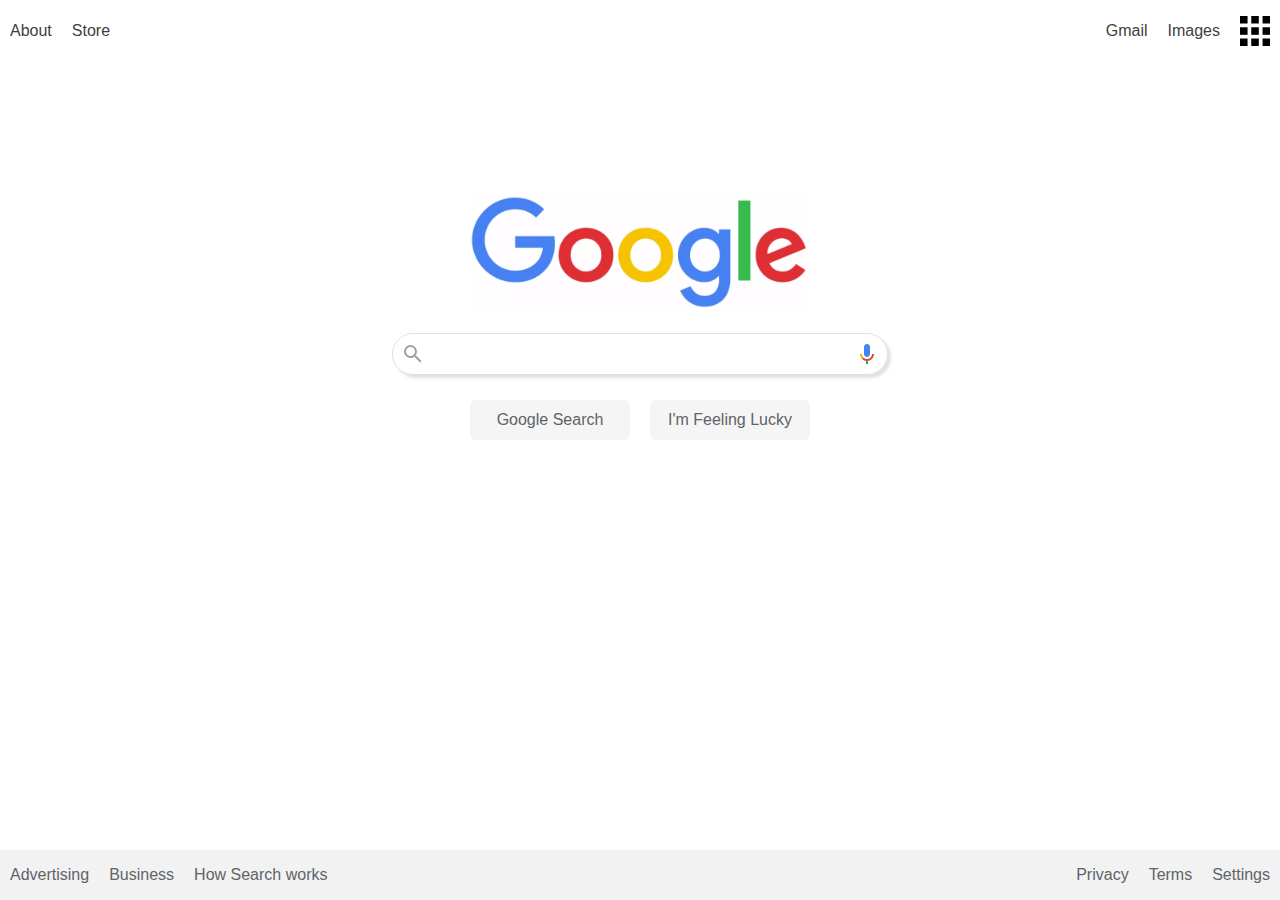
<file: google/index.html>
<!DOCTYPE html>
    <head>
        <meta charset="UTF-8" />
        <title>Google Homepage</title>
        <meta name="viewport" content="width=device-width, height=device-height, initial-scale=1">
        <link rel="stylesheet" href="styles.css">
    </head>
    <body>
        
        <div class="giant">

            <header>
                <div class="header-left">
                    <p>About</p>
                    <p>Store</p>
                </div> 
                <div class="header-right">
                    <p>Gmail</p>
                    <p>Images</p>
                    <p><img width="30px" height="30px" src="./icon-apps.png"></p>
                </div>
            </header>
            
            <div class="center-container">

                <div class="google-logo">
                    <img src="./logo.png">
                </div>

                <div class="search-bar">
                    <div class="icon-left">
                        <svg focusable="false" width="24px" height="24px" xmlns="http://www.w3.org/2000/svg" viewBox="0 0 24 24">
                            <path fill="#9AA0A6"
                                d="M15.5 14h-.79l-.28-.27A6.471 6.471 0 0 0 16 9.5 6.5 6.5 0 1 0 9.5 16c1.61 0 3.09-.59 4.23-1.57l.27.28v.79l5 4.99L20.49 19l-4.99-5zm-6 0C7.01 14 5 11.99 5 9.5S7.01 5 9.5 5 14 7.01 14 9.5 11.99 14 9.5 14z">
                            </path>
                        </svg>
                    </div>
                    <div class="icon-right">
                        <img width="24px" height="24px" src="./icon-mic.png">
                    </div>
                </div>

                <div class="buttons">
                    <div class="button-left">
                        <p>Google Search</p>
                    </div>
                    <div class="button-right">
                        <p>I'm Feeling Lucky</p>
                    </div>
                </div>

            </div>

            <footer>
                <div class="footer-left">
                    <p>Advertising</p>
                    <p>Business</p>
                    <p>How Search works</p>
                </div>
                <div class="footer-right">
                    <p>Privacy</p>
                    <p>Terms</p>
                    <p>Settings</p>
                </div>
            </footer>

        </div>
        
    </body>
</html>
</file>
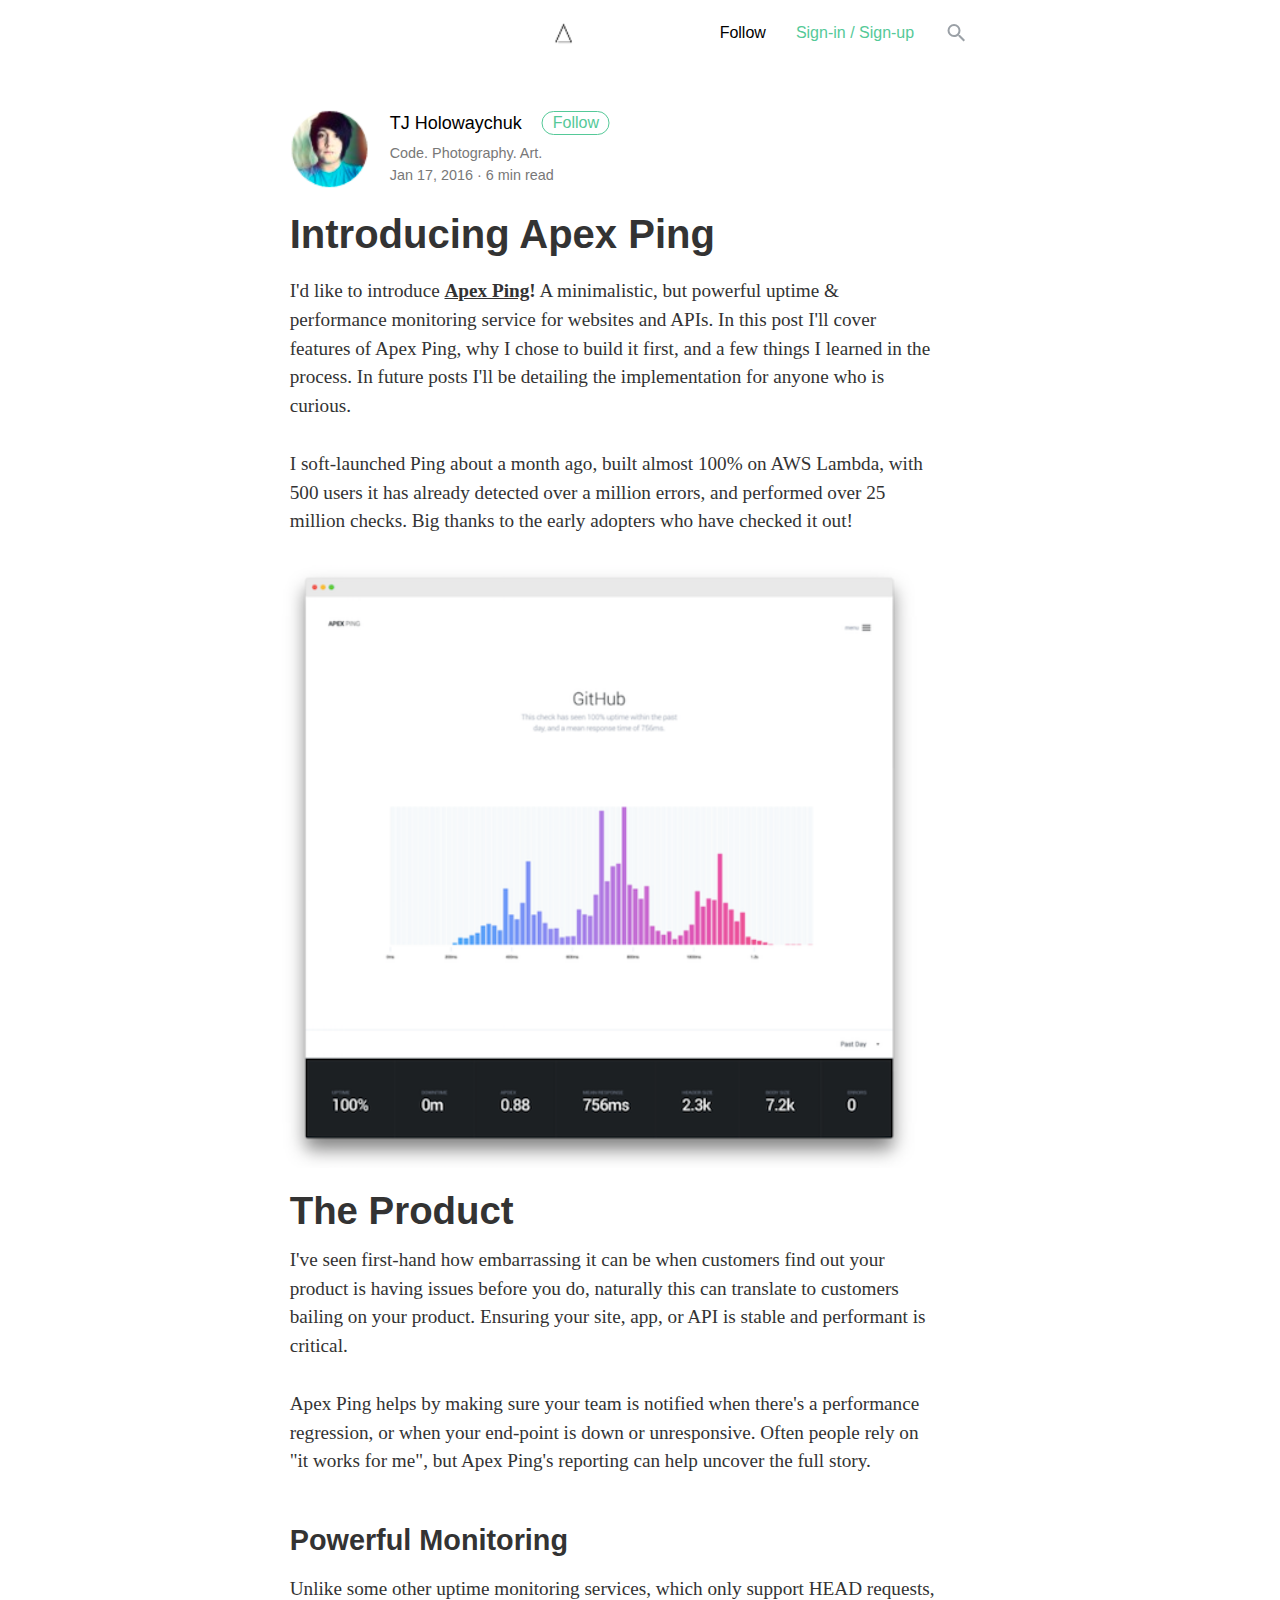
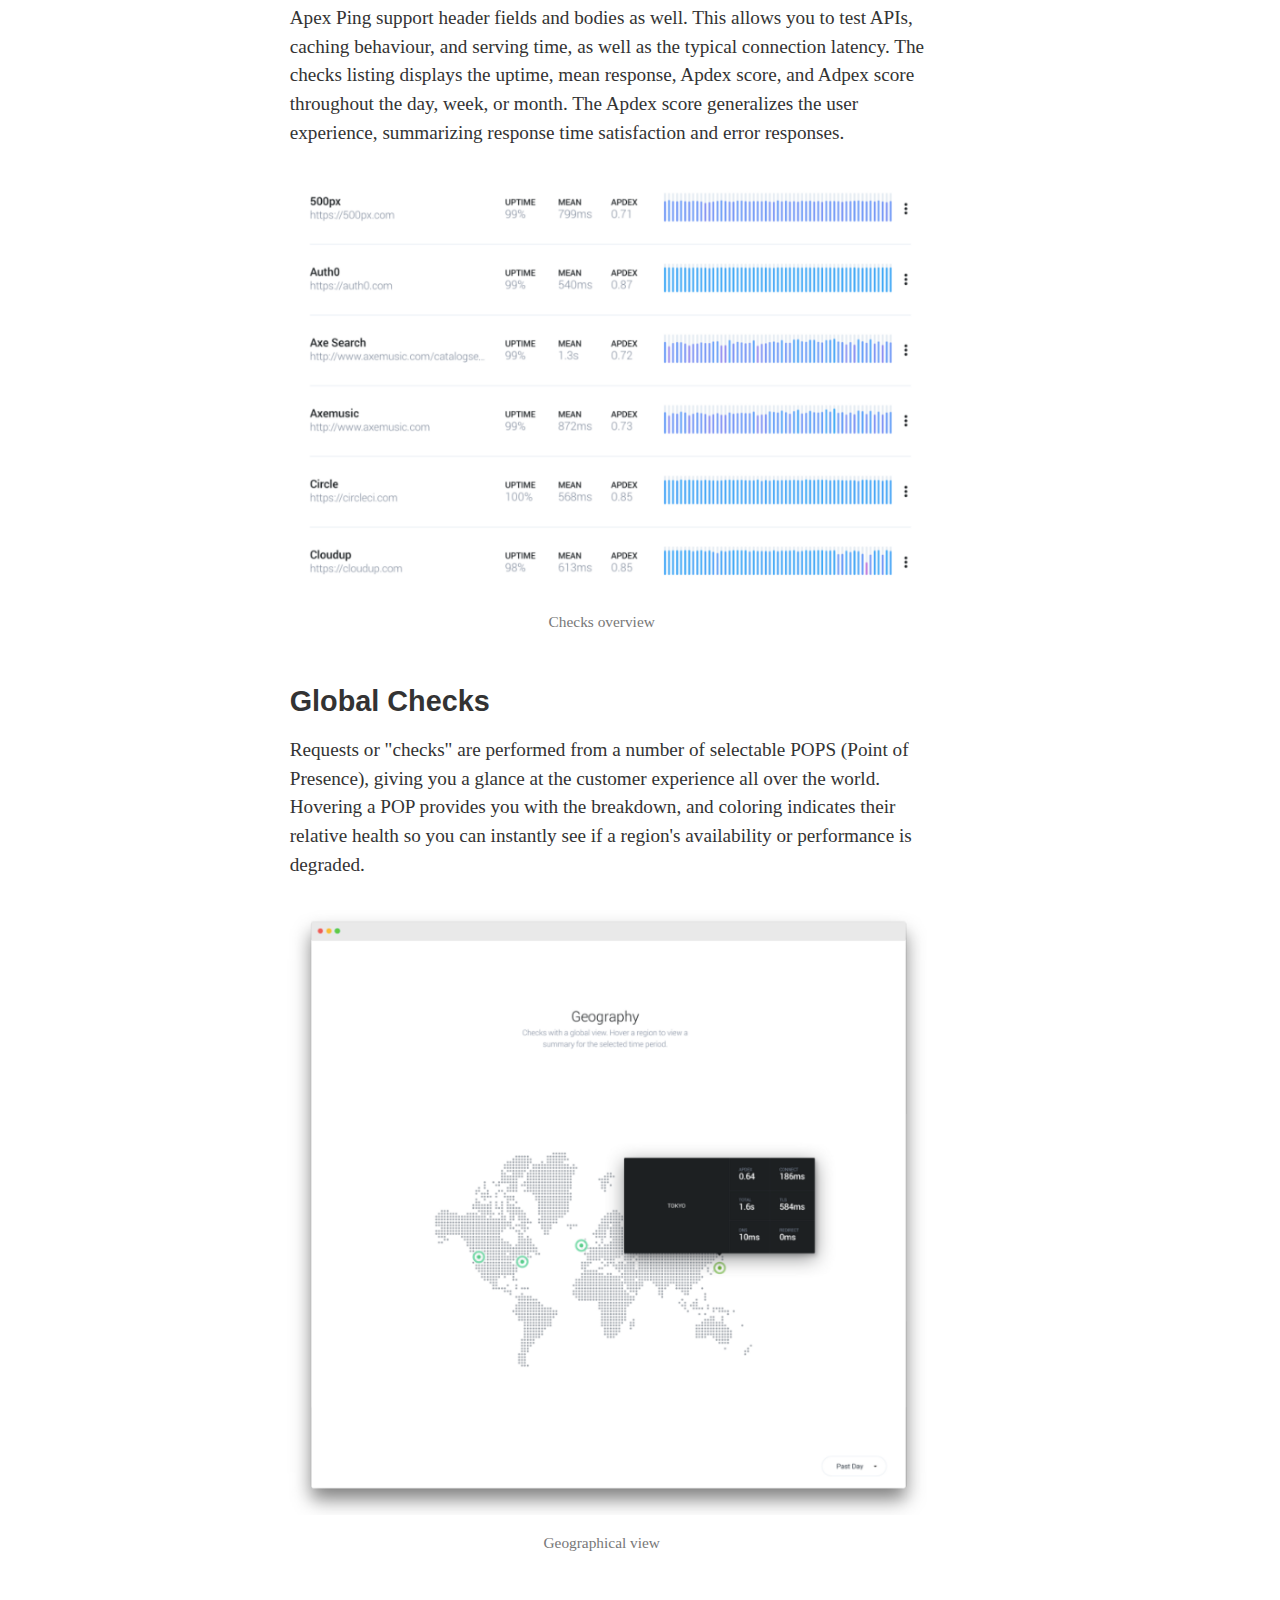
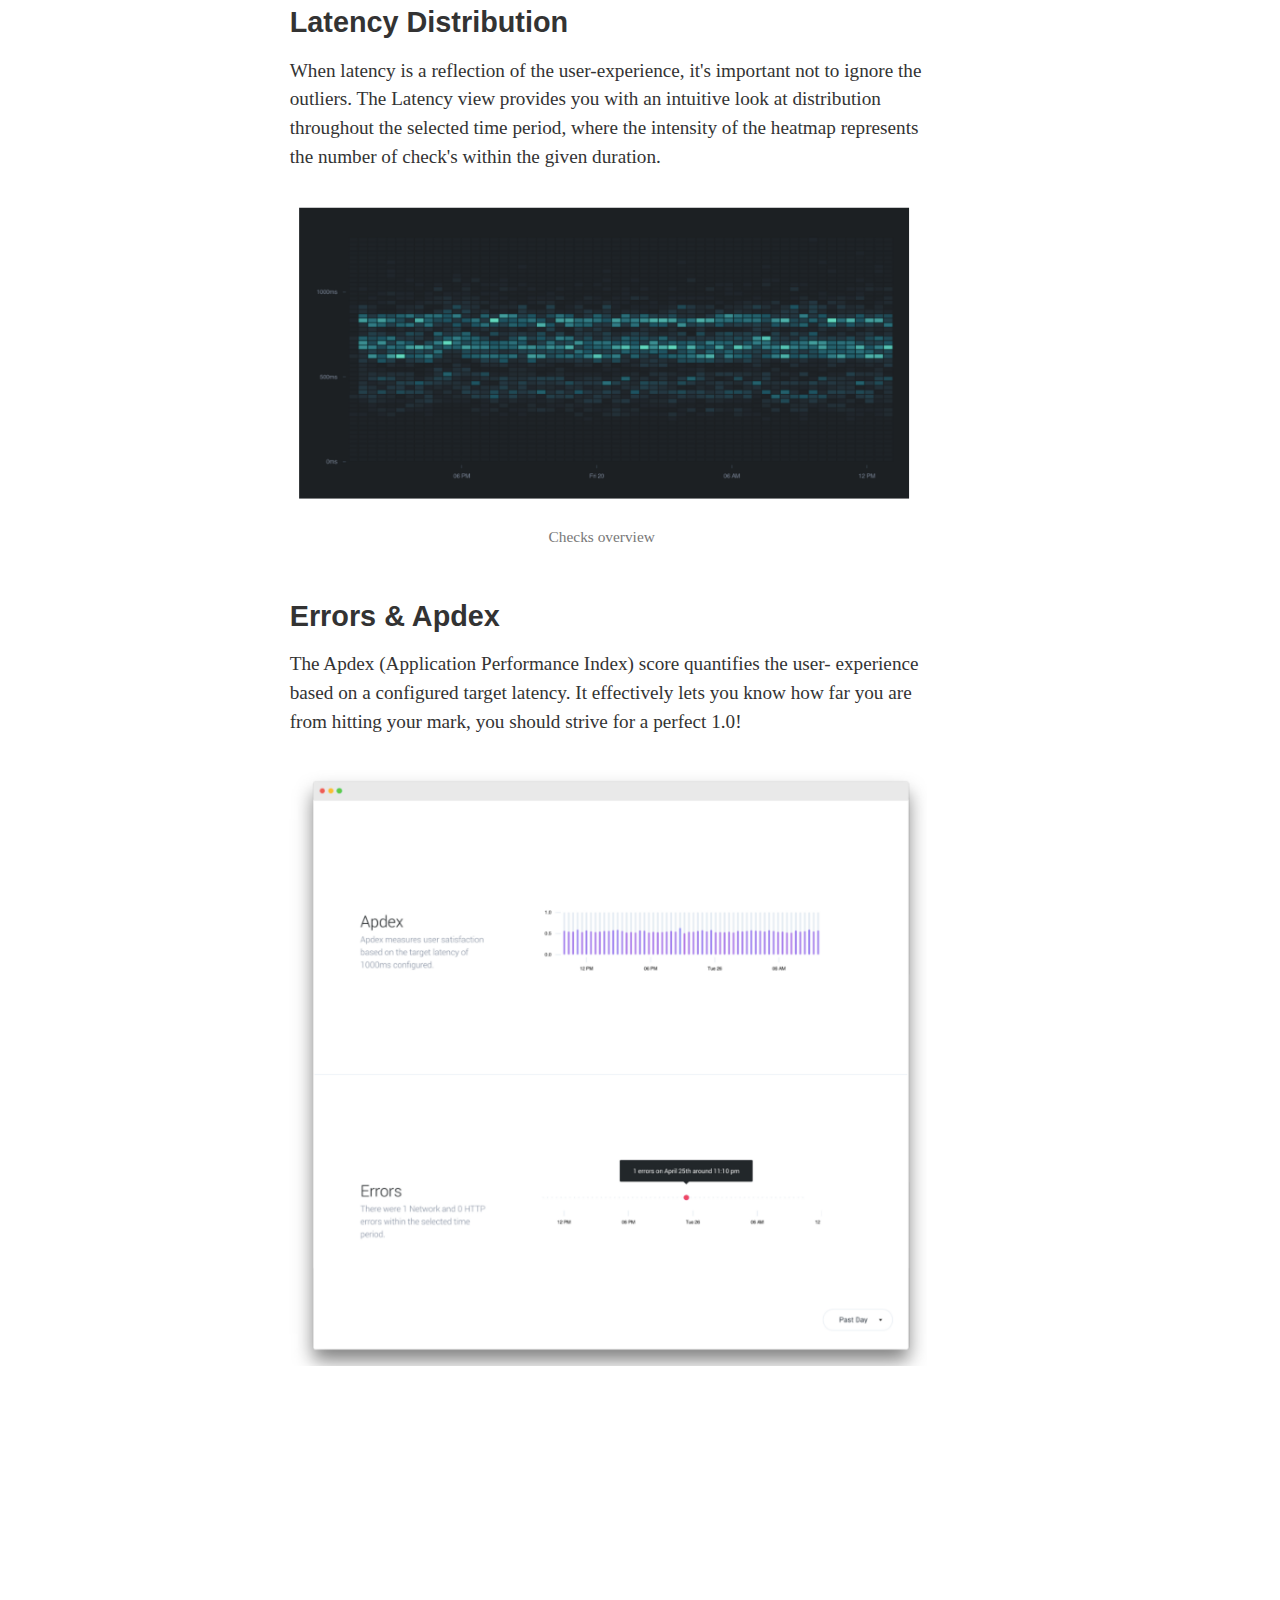
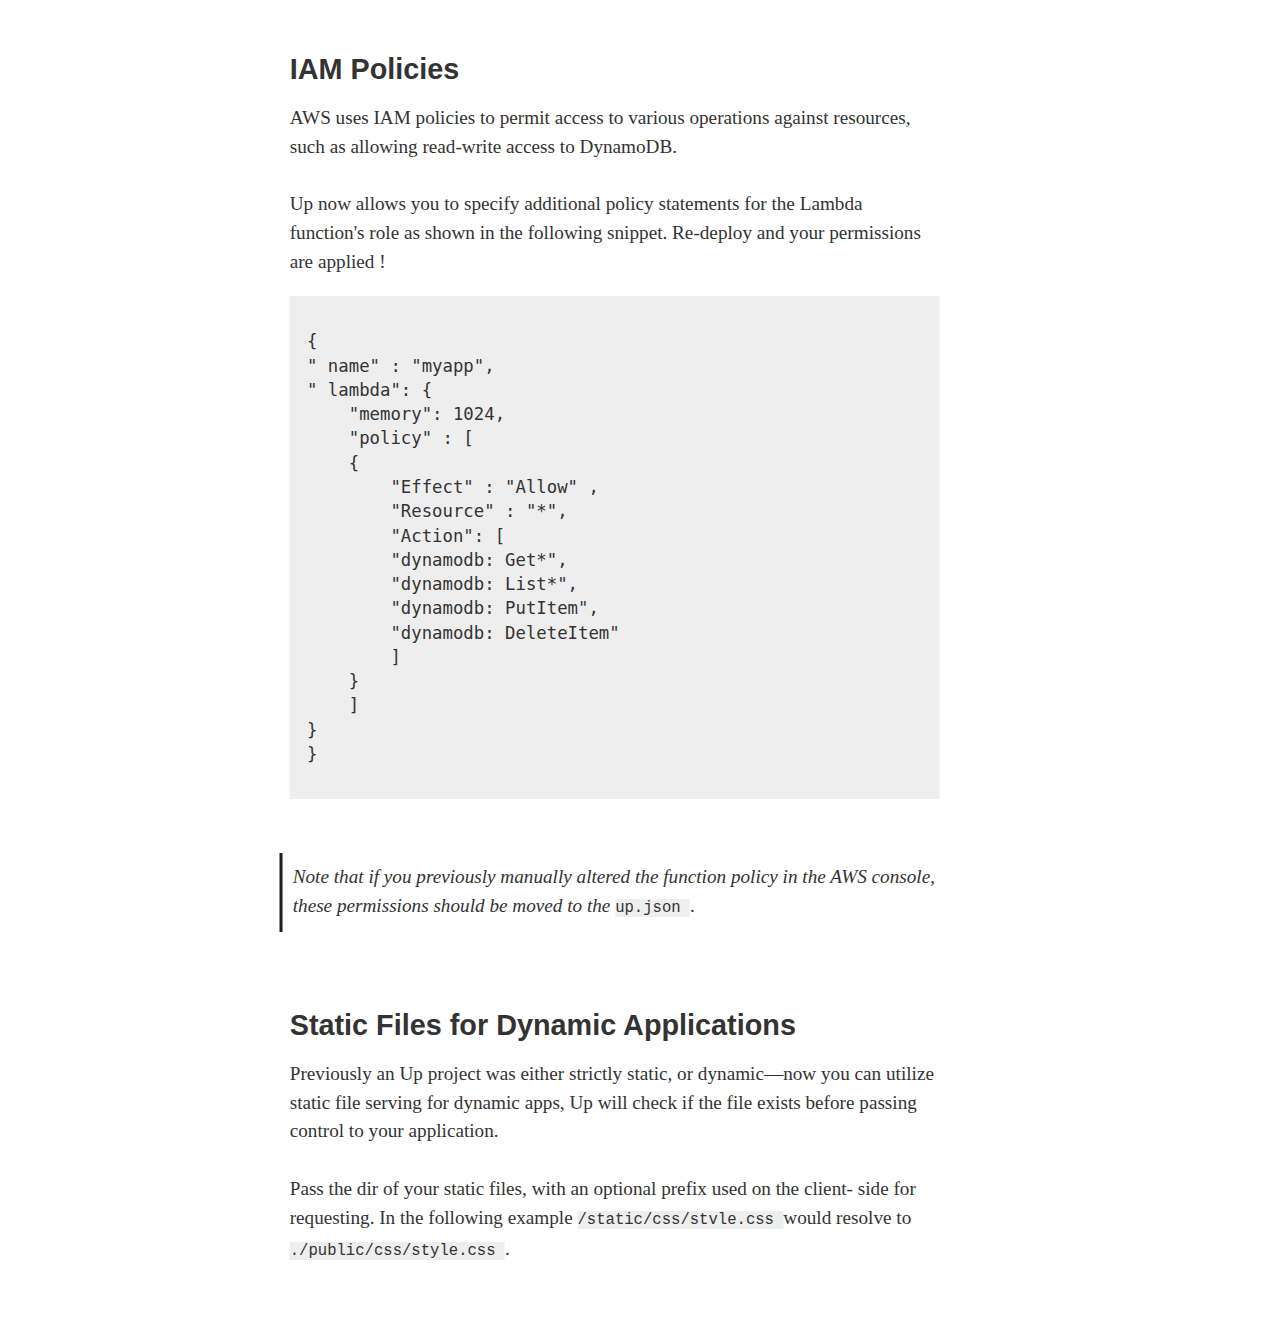
<file: medium/index.html>
<!DOCTYPE html>
<head>
    <meta charset="utf-8">
    <title>Blog Mockup</title>
    <meta name="viewport" content="width=device-width, initial-scale=1">
    <link rel="stylesheet" href="styles.css">
</head>
<body>

    <div class="main-container">

        <header class="">
            <p> </p>
            <div class="header-left">

            </div>
            <div class="header-middle">
                <img src="./blog-logo.png" alt="Blog Logo"
                    class="img-blog-logo">
            </div>
            <div class="header-right">
                <p>Follow</p>
                <p class="login-links">Sign-in / Sign-up</p>
                <svg focusable="false" width="24px" height="24px"
                    xmlns="http://www.w3.org/2000/svg" viewBox="0 0 24 24">
                    <path fill="#9AA0A6"
                        d="M15.5 14h-.79l-.28-.27A6.471 6.471 0 0 0 16 9.5 6.5
                        6.5 0 1 0 9.5 16c1.61 0 3.09-.59 4.23-1.57l.27.28v.79l5
                        4.99L20.49 19l-4.99-5zm-6 0C7.01 14 5 11.99 5 9.5S7.01 5
                        9.5 5 14 7.01 14 9.5 11.99 14 9.5 14z">
                    </path>
                </svg>
            </div>

        </header>

        <div class="post-meta-container">

            <div class="meta-image">
                <img src="./profile-icon.png" alt="profile photo"
                    class="profile-img">
            </div>

            <div class="meta-content">
                <div class="line-one">
                    <p class="author">TJ Holowaychuk</p>
                    <p class="follow-link">Follow</p>
                </div>
                <p class="post-meta">
                    Code. Photography. Art.<br/>
                        Jan 17, 2016 · 6 min read
                    </p>
                </div>


            </div>

            <div class="post">

                <div class="post-title">
                    <p class="post-title-p">Introducing Apex Ping</p>
                </div>

                <div class="post-content">

                    <p class="post-content-text">
                        I'd like to introduce <b><u>Apex Ping</u>!</b>
                        A minimalistic, but
                        powerful uptime &
                        performance monitoring service for websites and APIs. In
                        this post I'll cover
                        features of Apex Ping, why I chose to build it first,
                        and a
                        few things I learned
                        in the process. In future posts I'll be detailing the
                        implementation for anyone
                        who is curious.
                        <br />
                        <br />
                        I soft-launched Ping about a month ago, built almost
                        100% on AWS Lambda,
                        with 500 users it has already detected over a million
                        errors, and performed
                        over 25 million checks. Big thanks to the early adopters
                        who have checked it
                        out!

                    </p>

                    <p class="post-content-img"><img src="./image1.png"
                            alt="image-1" class="post-image"></p>
                    <p class="sub-section-1">The Product</p>
                    <p class="post-content-text">
                        I've seen first-hand how embarrassing it can be when
                        customers find out
                        your product is having issues before you do, naturally
                        this can translate to
                        customers bailing on your product. Ensuring your site,
                        app, or API is stable
                        and performant is critical.
                        <br />
                        <br />
                        Apex Ping helps by making sure your team is notified
                        when there's a
                        performance regression, or when your end-point is
                        down
                        or unresponsive.
                        Often people rely on "it works for me", but Apex
                        Ping's
                        reporting can help
                        uncover the full story.
                    </p>

                    <p class="sub-section">Powerful Monitoring</p>
                    <p class="post-content-text">
                        Unlike some other uptime monitoring services, which
                        only
                        support HEAD
                        requests, Apex Ping support header fields and bodies
                        as
                        well. This allows
                        you to test APIs, caching behaviour, and serving
                        time,
                        as well as the typical
                        connection latency.
                        The checks listing displays the uptime, mean
                        response,
                        Apdex score, and
                        Adpex score throughout the day, week, or month. The
                        Apdex score
                        generalizes the user experience, summarizing
                        response
                        time satisfaction and
                        error responses.
                    </p>
                    <p class="post-content-img"><img src="./image2.png"
                            alt="image-2" class="post-image"></p>
                    <p class="img-label">Checks overview</p>

                    <p class="sub-section">Global Checks</p>
                    <p class="post-content-text">
                        Requests or "checks" are performed from a number of
                        selectable POPS (Point
                        of Presence), giving you a glance at the customer
                        experience all over the
                        world. Hovering a POP provides you with the
                        breakdown,
                        and coloring
                        indicates their relative health so you can instantly
                        see
                        if a region's
                        availability or performance is degraded.
                    </p>
                    <p class="post-content-img"><img src="./image3.png"
                            alt="image-3" class="post-image"></p>
                    <p class="img-label">Geographical view</p>

                    <p class="sub-section">Latency Distribution</p>
                    <p class="post-content-text">
                        When latency is a reflection of the user-experience,
                        it's important not to
                        ignore the outliers. The Latency view provides you
                        with
                        an intuitive look at
                        distribution throughout the selected time period,
                        where
                        the intensity of the
                        heatmap represents the number of check's within the
                        given duration.
                    </p>

                    <p class="post-content-img"><img src="./image4.png"
                            alt="image-4" class="post-image"></p>
                    <p class="img-label">Checks overview</p>

                    <p class="sub-section">Errors & Apdex</p>
                    <p class="post-content-text">
                        The Apdex (Application Performance Index) score
                        quantifies the user-
                        experience based on a configured target latency. It
                        effectively lets you know
                        how far you are from hitting your mark, you should
                        strive for a perfect 1.0!
                    </p>

                    <p class="post-content-img"><img src="./image5.png"
                            alt="image-5" class="post-image"></p>


                    <br />
                    <br />
                    <br />
                    <br />
                    <br />
                    <br />
                    <br />
                    <br />


                    <p class="sub-section">IAM Policies</p>
                    <p class="post-content-text">
                        AWS uses IAM policies to permit access to various
                        operations against
                        resources, such as allowing read-write access to
                        DynamoDB.
                        <br />
                        <br />
                        Up now allows you to specify additional policy
                        statements for the Lambda
                        function's role as shown in the following snippet.
                        Re-deploy and your
                        permissions are applied !
                    </p>

<pre>
<code>
{
" name" : "myapp", 
" lambda": {
    "memory": 1024,
    "policy" : [
    {
        "Effect" : "Allow" , 
        "Resource" : "*", 
        "Action": [ 
        "dynamodb: Get*", 
        "dynamodb: List*", 
        "dynamodb: PutItem",
        "dynamodb: DeleteItem"
        ]
    }
    ]
}
}

</code>
</pre>
                    <p class="blockquote">
                        <i>Note that if you previously manually altered the
                            function policy in the AWS
                            console, these permissions should be moved to the
                        </i> <code class="inline-code"> up.json </code> .
                    </p>

                    <p class="sub-section">Static Files for Dynamic Applications
                    </p>
                    <p class="post-content-text">
                        Previously an Up project was either strictly static, or
                        dynamic—now you can
                        utilize static file serving for dynamic apps, Up will
                        check if the file exists
                        before passing control to your application.
                        <br />
                        <br />
                        Pass the dir of your static files, with an optional
                        prefix used on the client-
                        side for requesting. In the following example
                        <code class="inline-code"> /static/css/stvle.css </code>
                        would
                        resolve to <code class="inline-code">
                            ./public/css/style.css </code>.
                    </p>
                </div>
            </div>
        </div>
        <br />
        <br />
        <br />
        <br />
    </body>
</html>
</file>
<file: google/styles.css>
/* reference as ==> background-color: var(--red); */
:root {
  --b-footer-grey: rgb(242, 242, 242);
  --t-footer-grey: rgb(96, 99, 104);
  --b-button-grey: rgb(245, 245, 245);
  --t-button-grey: rgb(96, 99, 104);
  --s-search-grey: rgb(223, 225, 229);
  --t-header-grey: rgb(64, 64, 64);
}

body {
  margin: 0 auto;
  height: 100vh;
}

.giant {
  display: flex;
  flex-direction: column;
  font-family: Arial, Helvetica, sans-serif;
  align-items: center;
  justify-content: space-between;
  align-content: center;
  height: 50%;
}

header {
  color: var(--t-header-grey);
  display: flex;
  flex-direction: row;
  width: 100%;
  justify-content: space-between;
  align-content: center;
  align-items: center;
}

.header-left {
  display: flex;
  justify-content: flex-start;
  align-content: center;
  align-items: center;
}

.header-left > p {
  display: flex;
  padding-left: 10px;
  padding-right: 10px;
  align-content: center;
  align-items: center;
}

.header-right {
  display: flex;
  justify-content: flex-end;
  align-content: center;
  align-items: center;
}

.header-right > p {
  display: flex;
  padding-left: 10px;
  padding-right: 10px;
  align-content: center;
  align-items: center;
}

.center-container {
  display: flex;
  flex-direction: column;
  justify-content: center;
  align-items: center;
  align-content: center;
}

.google-logo {
  display: flex;
  justify-content: center;
  align-items: center;
  margin: 10px;
}

.google-logo > img {
  min-width: 200px;
  width: 40%;
}

.search-bar {
  display: flex;
  border-radius: 25px;
  border: 1px solid var(--s-search-grey);
  box-shadow: 3px 3px 3px var(--s-search-grey);
  min-width: 300px;
  width: 55%;
  justify-content: space-between;
  padding: 4px;
  padding-top: 8px;
  padding-left: 8px;
  padding-right: 8px;
  margin: 15px;
}

.search-bar > .icon-left {
  justify-content: flex-start;
}

.icon-left {
  justify-content: flex-start;
}

.search-bar > .icon-right {
  justify-content: flex-end;
}

.buttons {
  display: flex;
}

.buttons > * {
  display: flex;
  background-color: var(--b-button-grey);
  /* border-bottom: 3px; */
  border-radius: 6px;
  min-width: 160px;
  height: 40px;
  margin: 10px;
  align-content: center;
  justify-content: center;
  text-align: center;
}

.buttons > * > p {
  display: flex;
  text-align: center;
  color: var(--t-button-grey);
  align-content: center;
  align-items: center;
  justify-content: center;
}

footer {
  position: fixed;
  bottom: 0px;
  color: var(--t-footer-grey);
  background-color: var(--b-footer-grey);
  display: flex;
  flex-direction: row;
  width: 100%;
  justify-content: space-between;
}

.footer-left {
  display: flex;
  justify-content: flex-start;
}

.footer-left > p {
  padding-left: 10px;
  padding-right: 10px;
}

.footer-right {
  display: flex;
  justify-content: flex-end;
}

.footer-right > p {
  padding-left: 10px;
  padding-right: 10px;
}
</file>
<file: medium/styles.css>
.main-container {
  font-family: Arial, Helvetica, sans-serif;
  display: flex;
  flex-direction: column;
  justify-content: center;
  align-items: center;
  align-content: center;
  width: 60%;
  transform: translate(30%);
}

header {
  display: flex;
  flex-direction: row;
  justify-content: space-between;
  align-content: center;
  align-items: center;
  margin-bottom: 50px;
  width: 100%;
}

header > * {
  width: 33%;
}

.img-blog-logo {
  width: 45px;
  height: 45px;
  align-self: center;
}

.header-right {
  display: flex;
  flex-direction: row;
  align-content: center;
  align-items: center;
  justify-content: center;
  align-self: flex-end;
  min-width: 300px;
}

.header-right > * {
  padding-left: 15px;
  padding-right: 15px;
}

.login-links {
  color: rgb(85, 201, 152);
}

.post-meta-container {
  display: flex;
  width: 60%;
  min-width: 650px;
}

.profile-img {
  width: 80px;
  height: 80px;
}

.meta-content {
  display: flex;
  flex-direction: column;
  height: 80px;
  padding-left: 20px;
}

.line-one {
  display: flex;
  flex-direction: row;
  height: 30px;
  align-content: center;
  align-items: center;
}

.author {
  font-size: large;
  margin: 0;
  margin-right: 20px;
}

.follow-link {
  display: flex;
  color: rgb(85, 201, 152);
  border: 1px solid rgb(85, 201, 152);
  border-radius: 15px;
  text-align: center;
  justify-content: center;
  align-items: center;
  padding: 2px;
  padding-left: 10px;
  padding-right: 10px;
  margin: 0;
}

.post-meta {
  color: rgb(120, 120, 120);
  line-height: 1.5em;
  font-size: 90%;
  margin: 0;
  margin-top: 5px;
}

.post {
  width: 60%;
  min-width: 650px;
}

.post-title-p {
  color: rgb(51, 51, 51);
  font-size: 2.5em;
  font-weight: bold;
  font-stretch: narrower;
  margin-top: 20px;
  margin-bottom: 0px;
}

.post-content {
  display: flex;
  flex-direction: column;
  /* align-content: center;
  align-items: center; */
  font-family: serif;
  font-size: larger;
  line-height: 1.5em;
  color: rgb(51, 51, 51);
}

.post-content > * {
  margin: 0;
  margin-top: 20px;
}

.post-image {
  width: 100%;
  transform: translate(-2%);
}

.sub-section {
  color: rgb(51, 51, 51);
  font-size: 1.5em;
  font-weight: bold;
  font-stretch: narrower;
  font-family: Arial, Helvetica, sans-serif;
  margin-top: 50px;
}

.sub-section-1 {
  color: rgb(51, 51, 51);
  font-size: 2em;
  font-weight: bold;
  font-stretch: narrower;
  font-family: Arial, Helvetica, sans-serif;
}

.img-label {
  display: flex;
  flex-direction: column;
  align-content: center;
  text-align: center;
  color: rgb(120, 120, 120);
  font-size: 80%;
  margin: 0;
  margin-top: 5px;
  transform: translate(-2%);
}

.blockquote {
  /* background: #f9f9f9; */
  border-left: 3px solid rgb(30, 30, 30);
  margin: 1.5em 10px;
  padding: 0.5em 10px;
  transform: translate(-20px);
  width: 100%;
  /* quotes: "\201C""\201D""\2018""\2019"; */
}

pre {
  font-family: "Courier 10 Pitch", Courier, monospace;
  font-size: 95%;
  line-height: 140%;
  white-space: pre-wrap;
}

pre > code {
  font-family: Monaco, Consolas, "Andale Mono", "DejaVu Sans Mono", monospace;
  font-size: 95%;
  line-height: 140%;
  white-space: pre-wrap;
  background: #eee;
  display: block;
  padding: 0.5em 1em;
  border: 0px;
}

.inline-code {
  background-color: #eee;
}
</file>
